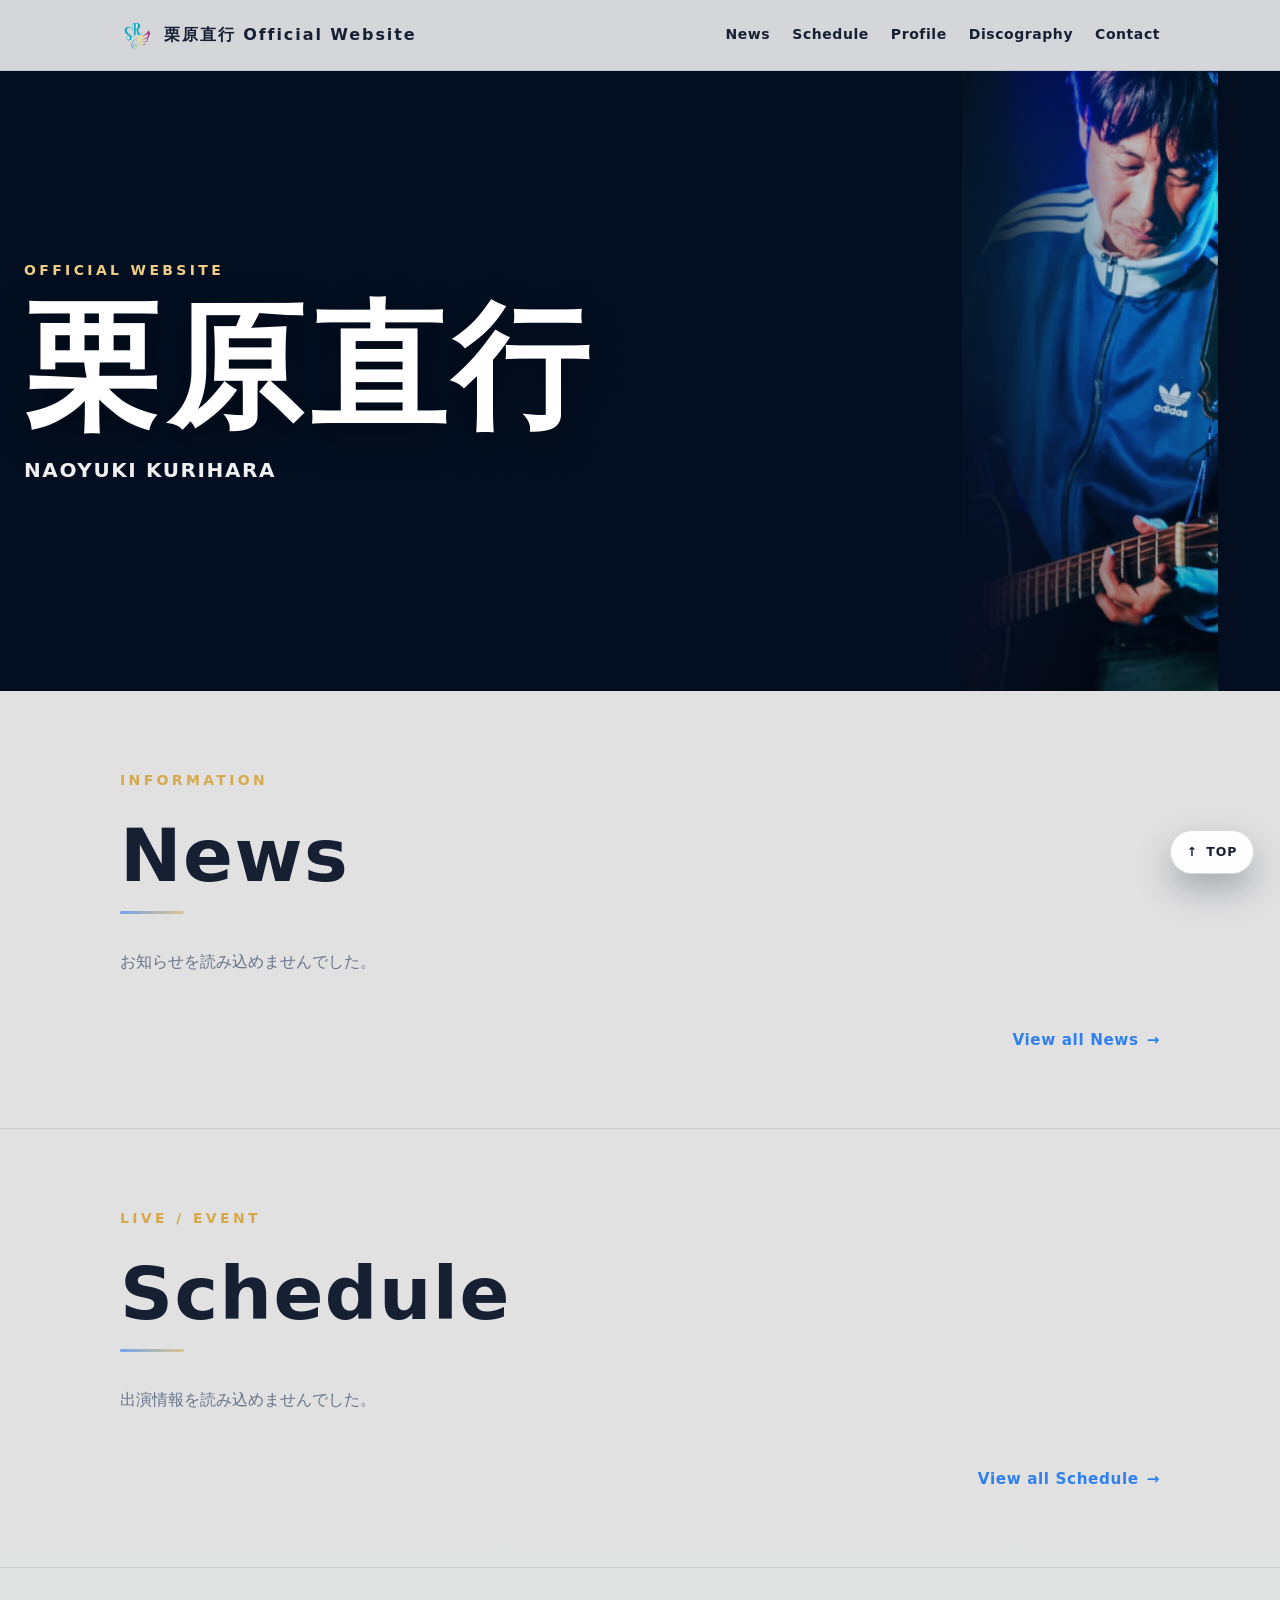
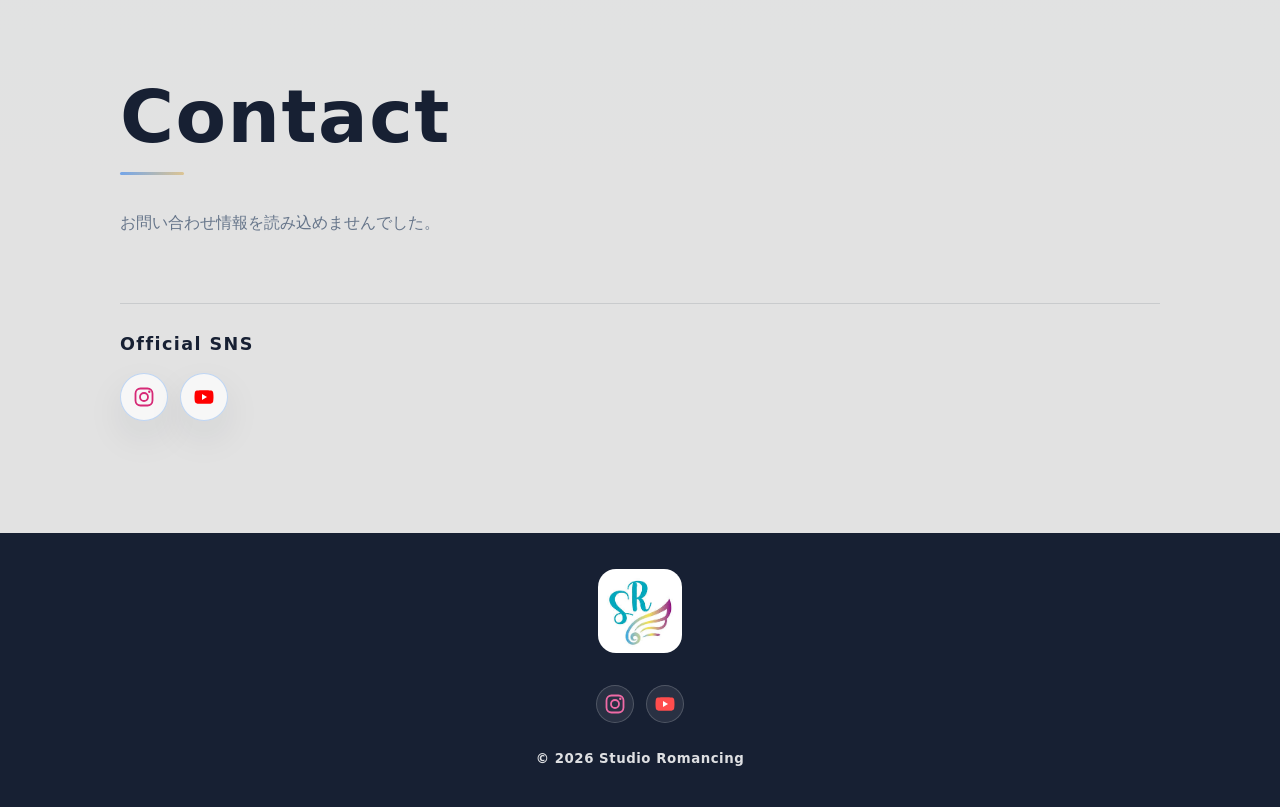
<file: index.html>
<!doctype html>
<html lang="ja">
  <head>
    <meta charset="UTF-8" />
    <meta name="viewport" content="width=device-width, initial-scale=1.0" />

    <title>栗原直行 オフィシャルサイト</title>
    <meta
      name="description"
      content="栗原直行のプロフィール、出演情報、お知らせ、活動実績を掲載するオフィシャルサイトです。"
    />

    <link rel="stylesheet" href="styles.css?v=20260617-4" />
    <script src="script.js?v=20260617-2" defer></script>
  </head>
  <body>
    <header id="top" class="site-header home-site-header">
      <nav class="site-nav" aria-label="メインナビゲーション">
        <div class="container nav-inner">
          <a class="nav-logo" href="#top">
            <img
              class="nav-logo-image"
              src="assets/studio-romancing-logo-transparent.png"
              alt="Studio Romancing"
            />
            <span>栗原直行 Official Website</span>
          </a>
          <div class="nav-links">
            <a href="news.html">News</a>
            <a href="schedule.html">Schedule</a>
            <a href="profile.html">Profile</a>
            <a href="discography.html">Discography</a>
            <a href="#contact">Contact</a>
          </div>
        </div>
      </nav>

      <div class="container header-inner">
        <div class="hero-copy home-hero-copy">
          <div class="hero-text">
            <p id="hero-label" class="eyebrow">Official Website</p>
            <h1 id="artist-name">栗原直行</h1>
            <p class="hero-subtitle">NAOYUKI KURIHARA</p>
          </div>
          <figure class="hero-portrait">
            <img
              src="assets/naoyuki-kurihara-guitar.png"
              alt="栗原直行の演奏写真"
            />
          </figure>
        </div>
      </div>
    </header>

    <main>
      <section id="news" class="section news-section">
        <div class="container section-inner">
          <div class="section-heading">
            <p class="eyebrow">Information</p>
            <h2>News</h2>
          </div>
          <div id="news-list" class="card-list" aria-live="polite">
            <p class="muted">お知らせを読み込んでいます。</p>
          </div>
          <div class="section-action">
            <a class="button-link" href="news.html">View all News</a>
          </div>
        </div>
      </section>

      <section id="schedule" class="section schedule-section">
        <div class="container section-inner">
          <div class="section-heading">
            <p class="eyebrow">Live / Event</p>
            <h2>Schedule</h2>
          </div>
          <div id="schedule-list" class="card-list" aria-live="polite">
            <p class="muted">出演情報を読み込んでいます。</p>
          </div>
          <div class="section-action">
            <a class="button-link" href="schedule.html">View all Schedule</a>
          </div>
        </div>
      </section>

      <section id="contact" class="section contact-section">
        <div class="container section-inner">
          <div class="section-heading">
            <h2>Contact</h2>
          </div>
          <div id="contact-content" class="contact-content" aria-live="polite">
            <p class="muted">お問い合わせ情報を読み込んでいます。</p>
          </div>

          <div class="contact-social" aria-label="Official SNS">
            <h3>Official SNS</h3>
            <div class="sns-link-list">
              <a
                class="sns-link"
                href="https://www.instagram.com/studioromancing/"
                target="_blank"
                rel="noopener noreferrer"
               aria-label="Instagram" title="Instagram">
              <span class="sns-icon" aria-hidden="true">
                <svg viewBox="0 0 24 24" role="img" focusable="false">
                  <rect x="3.5" y="3.5" width="17" height="17" rx="5" fill="none" stroke="currentColor" stroke-width="1.8" />
                  <circle cx="12" cy="12" r="4" fill="none" stroke="currentColor" stroke-width="1.8" />
                  <circle cx="17.3" cy="6.7" r="1.2" fill="currentColor" />
                </svg>
              </span>
              <span class="visually-hidden">Instagram</span>
            </a>
              <a
                class="sns-link"
                href="https://www.youtube.com/@%E6%A0%97%E5%8E%9F%E7%9B%B4%E8%A1%8C"
                target="_blank"
                rel="noopener noreferrer"
               aria-label="YouTube" title="YouTube">
              <span class="sns-icon" aria-hidden="true">
                <svg viewBox="0 0 24 24" role="img" focusable="false">
                  <path d="M21.2 7.7c-.2-1.1-.9-1.9-2-2.1C17.5 5.2 12 5.2 12 5.2s-5.5 0-7.2.4c-1.1.2-1.8 1-2 2.1-.3 1.8-.3 4.3-.3 4.3s0 2.5.3 4.3c.2 1.1.9 1.9 2 2.1 1.7.4 7.2.4 7.2.4s5.5 0 7.2-.4c1.1-.2 1.8-1 2-2.1.3-1.8.3-4.3.3-4.3s0-2.5-.3-4.3Z" fill="currentColor" />
                  <path d="M10 9v6l5-3-5-3Z" fill="#fff" />
                </svg>
              </span>
              <span class="visually-hidden">YouTube</span>
            </a>
            </div>
          </div>
        </div>
      </section>
    </main>

    <footer class="site-footer">
      <div class="container">
        <img
          class="footer-logo"
          src="assets/studio-romancing-logo.jpg"
          alt="Studio Romancing"
        />

        <div class="footer-social-links" aria-label="Official SNS">
          <a
            href="https://www.instagram.com/studioromancing/"
            target="_blank"
            rel="noopener noreferrer"
           aria-label="Instagram" title="Instagram">
              <span class="sns-icon" aria-hidden="true">
                <svg viewBox="0 0 24 24" role="img" focusable="false">
                  <rect x="3.5" y="3.5" width="17" height="17" rx="5" fill="none" stroke="currentColor" stroke-width="1.8" />
                  <circle cx="12" cy="12" r="4" fill="none" stroke="currentColor" stroke-width="1.8" />
                  <circle cx="17.3" cy="6.7" r="1.2" fill="currentColor" />
                </svg>
              </span>
              <span class="visually-hidden">Instagram</span>
            </a>
          <a
            href="https://www.youtube.com/@%E6%A0%97%E5%8E%9F%E7%9B%B4%E8%A1%8C"
            target="_blank"
            rel="noopener noreferrer"
           aria-label="YouTube" title="YouTube">
              <span class="sns-icon" aria-hidden="true">
                <svg viewBox="0 0 24 24" role="img" focusable="false">
                  <path d="M21.2 7.7c-.2-1.1-.9-1.9-2-2.1C17.5 5.2 12 5.2 12 5.2s-5.5 0-7.2.4c-1.1.2-1.8 1-2 2.1-.3 1.8-.3 4.3-.3 4.3s0 2.5.3 4.3c.2 1.1.9 1.9 2 2.1 1.7.4 7.2.4 7.2.4s5.5 0 7.2-.4c1.1-.2 1.8-1 2-2.1.3-1.8.3-4.3.3-4.3s0-2.5-.3-4.3Z" fill="currentColor" />
                  <path d="M10 9v6l5-3-5-3Z" fill="#fff" />
                </svg>
              </span>
              <span class="visually-hidden">YouTube</span>
            </a>
        </div>

        <small id="copyright">&copy; 2026 Studio Romancing</small>
      </div>
    </footer>
    <a class="back-to-top" href="#top" aria-label="ページ上部へ戻る">
      <span aria-hidden="true">↑</span>
      <span class="back-to-top-text">Top</span>
    </a>
  </body>
</html>
</file>
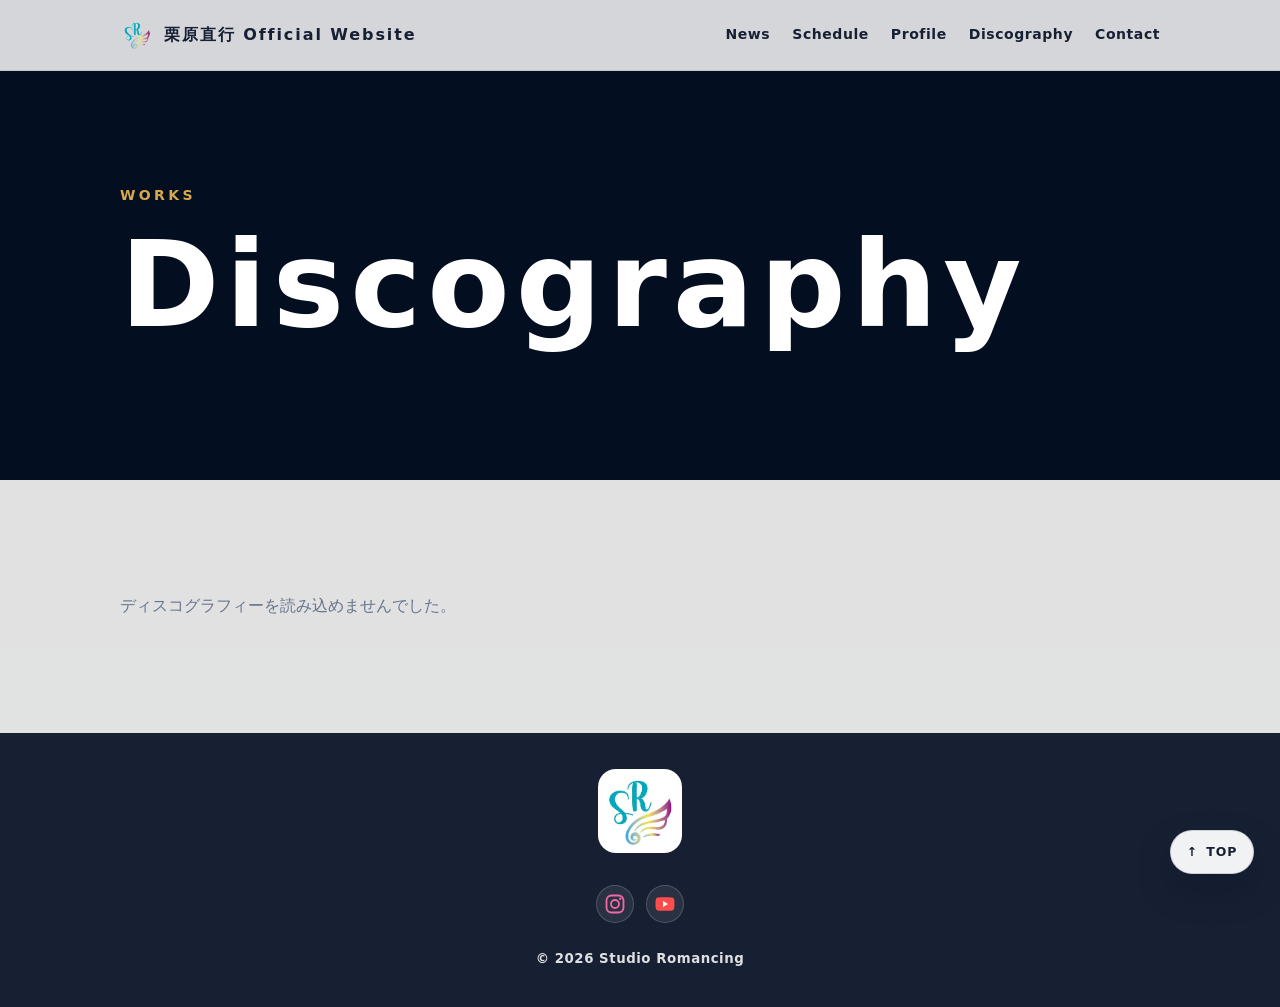
<file: discography.html>
<!doctype html>
<html lang="ja">
  <head>
    <meta charset="UTF-8" />
    <meta name="viewport" content="width=device-width, initial-scale=1.0" />

    <title>Discography | 栗原直行オフィシャルサイト</title>
    <meta
      name="description"
      content="栗原直行のディスコグラフィー、作品情報、配信リンクを掲載しています。"
    />

    <link rel="stylesheet" href="styles.css?v=20260617-4" />
    <script src="script.js?v=20260617-2" defer></script>
  </head>
  <body>
    <header id="top" class="site-header page-header">
      <nav class="site-nav" aria-label="メインナビゲーション">
        <div class="container nav-inner">
          <a class="nav-logo" href="index.html#top">
            <img
              class="nav-logo-image"
              src="assets/studio-romancing-logo-transparent.png"
              alt="Studio Romancing"
            />
            <span>栗原直行 Official Website</span>
          </a>
          <div class="nav-links">
            <a href="news.html">News</a>
            <a href="schedule.html">Schedule</a>
            <a href="profile.html">Profile</a>
            <a href="discography.html">Discography</a>
            <a href="index.html#contact">Contact</a>
          </div>
        </div>
      </nav>

      <div class="container header-inner page-header-inner">
        <div class="hero-copy">
          <p class="eyebrow">Works</p>
          <h1>Discography</h1>
        </div>
      </div>
    </header>

    <main>
      <section class="section discography-section">
        <div class="container section-inner">
          <div id="discography-content" aria-live="polite">
            <p class="muted">ディスコグラフィーを読み込んでいます。</p>
          </div>
        </div>
      </section>
    </main>

    <footer class="site-footer">
      <div class="container">
        <img
          class="footer-logo"
          src="assets/studio-romancing-logo.jpg"
          alt="Studio Romancing"
        />

        <div class="footer-social-links" aria-label="Official SNS">
          <a
            href="https://www.instagram.com/studioromancing/"
            target="_blank"
            rel="noopener noreferrer"
            aria-label="Instagram"
            title="Instagram"
          >
            <span class="sns-icon" aria-hidden="true">
              <svg viewBox="0 0 24 24" role="img" focusable="false">
                <rect
                  x="3.5"
                  y="3.5"
                  width="17"
                  height="17"
                  rx="5"
                  fill="none"
                  stroke="currentColor"
                  stroke-width="1.8"
                />
                <circle
                  cx="12"
                  cy="12"
                  r="4"
                  fill="none"
                  stroke="currentColor"
                  stroke-width="1.8"
                />
                <circle cx="17.3" cy="6.7" r="1.2" fill="currentColor" />
              </svg>
            </span>
            <span class="visually-hidden">Instagram</span>
          </a>
          <a
            href="https://www.youtube.com/@%E6%A0%97%E5%8E%9F%E7%9B%B4%E8%A1%8C"
            target="_blank"
            rel="noopener noreferrer"
            aria-label="YouTube"
            title="YouTube"
          >
            <span class="sns-icon" aria-hidden="true">
              <svg viewBox="0 0 24 24" role="img" focusable="false">
                <path
                  d="M21.2 7.7c-.2-1.1-.9-1.9-2-2.1C17.5 5.2 12 5.2 12 5.2s-5.5 0-7.2.4c-1.1.2-1.8 1-2 2.1-.3 1.8-.3 4.3-.3 4.3s0 2.5.3 4.3c.2 1.1.9 1.9 2 2.1 1.7.4 7.2.4 7.2.4s5.5 0 7.2-.4c1.1-.2 1.8-1 2-2.1.3-1.8.3-4.3.3-4.3s0-2.5-.3-4.3Z"
                  fill="currentColor"
                />
                <path d="M10 9v6l5-3-5-3Z" fill="#fff" />
              </svg>
            </span>
            <span class="visually-hidden">YouTube</span>
          </a>
        </div>

        <small id="copyright">&copy; 2026 Studio Romancing</small>
      </div>
    </footer>
    <a class="back-to-top" href="#top" aria-label="ページ上部へ戻る">
      <span aria-hidden="true">↑</span>
      <span class="back-to-top-text">Top</span>
    </a>
  </body>
</html>
</file>
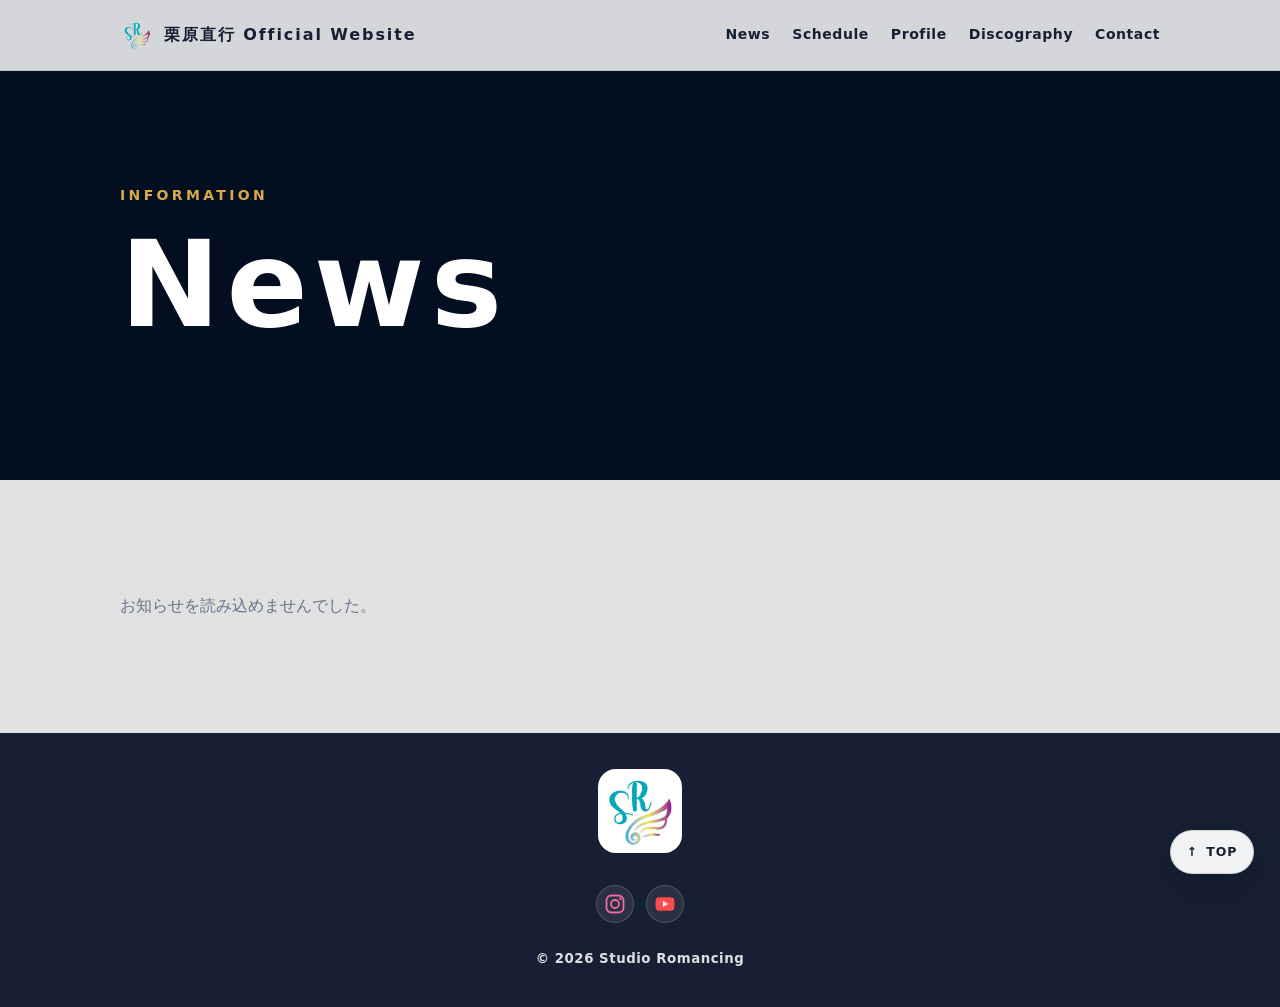
<file: news.html>
<!doctype html>
<html lang="ja">
  <head>
    <meta charset="UTF-8" />
    <meta name="viewport" content="width=device-width, initial-scale=1.0" />

    <title>News | 栗原直行オフィシャルサイト</title>
    <meta
      name="description"
      content="栗原直行のお知らせ、更新情報を掲載しています。"
    />

    <link rel="stylesheet" href="styles.css?v=20260617-4" />
    <script src="script.js?v=20260617-2" defer></script>
  </head>
  <body>
    <header id="top" class="site-header page-header">
      <nav class="site-nav" aria-label="メインナビゲーション">
        <div class="container nav-inner">
          <a class="nav-logo" href="index.html#top">
            <img
              class="nav-logo-image"
              src="assets/studio-romancing-logo-transparent.png"
              alt="Studio Romancing"
            />
            <span>栗原直行 Official Website</span>
          </a>
          <div class="nav-links">
            <a href="news.html">News</a>
            <a href="schedule.html">Schedule</a>
            <a href="profile.html">Profile</a>
            <a href="discography.html">Discography</a>
            <a href="index.html#contact">Contact</a>
          </div>
        </div>
      </nav>

      <div class="container header-inner page-header-inner">
        <div class="hero-copy">
          <p class="eyebrow">Information</p>
          <h1>News</h1>
        </div>
      </div>
    </header>

    <main>
      <section class="section news-section">
        <div class="container section-inner">
          <div id="news-list" class="card-list" aria-live="polite">
            <p class="muted">お知らせを読み込んでいます。</p>
          </div>
        </div>
      </section>
    </main>

    <footer class="site-footer">
      <div class="container">
        <img
          class="footer-logo"
          src="assets/studio-romancing-logo.jpg"
          alt="Studio Romancing"
        />

        <div class="footer-social-links" aria-label="Official SNS">
          <a
            href="https://www.instagram.com/studioromancing/"
            target="_blank"
            rel="noopener noreferrer"
           aria-label="Instagram" title="Instagram">
              <span class="sns-icon" aria-hidden="true">
                <svg viewBox="0 0 24 24" role="img" focusable="false">
                  <rect x="3.5" y="3.5" width="17" height="17" rx="5" fill="none" stroke="currentColor" stroke-width="1.8" />
                  <circle cx="12" cy="12" r="4" fill="none" stroke="currentColor" stroke-width="1.8" />
                  <circle cx="17.3" cy="6.7" r="1.2" fill="currentColor" />
                </svg>
              </span>
              <span class="visually-hidden">Instagram</span>
            </a>
          <a
            href="https://www.youtube.com/@%E6%A0%97%E5%8E%9F%E7%9B%B4%E8%A1%8C"
            target="_blank"
            rel="noopener noreferrer"
           aria-label="YouTube" title="YouTube">
              <span class="sns-icon" aria-hidden="true">
                <svg viewBox="0 0 24 24" role="img" focusable="false">
                  <path d="M21.2 7.7c-.2-1.1-.9-1.9-2-2.1C17.5 5.2 12 5.2 12 5.2s-5.5 0-7.2.4c-1.1.2-1.8 1-2 2.1-.3 1.8-.3 4.3-.3 4.3s0 2.5.3 4.3c.2 1.1.9 1.9 2 2.1 1.7.4 7.2.4 7.2.4s5.5 0 7.2-.4c1.1-.2 1.8-1 2-2.1.3-1.8.3-4.3.3-4.3s0-2.5-.3-4.3Z" fill="currentColor" />
                  <path d="M10 9v6l5-3-5-3Z" fill="#fff" />
                </svg>
              </span>
              <span class="visually-hidden">YouTube</span>
            </a>
        </div>

        <small id="copyright">&copy; 2026 Studio Romancing</small>
      </div>
    </footer>
    <a class="back-to-top" href="#top" aria-label="ページ上部へ戻る">
      <span aria-hidden="true">↑</span>
      <span class="back-to-top-text">Top</span>
    </a>
  </body>
</html>
</file>
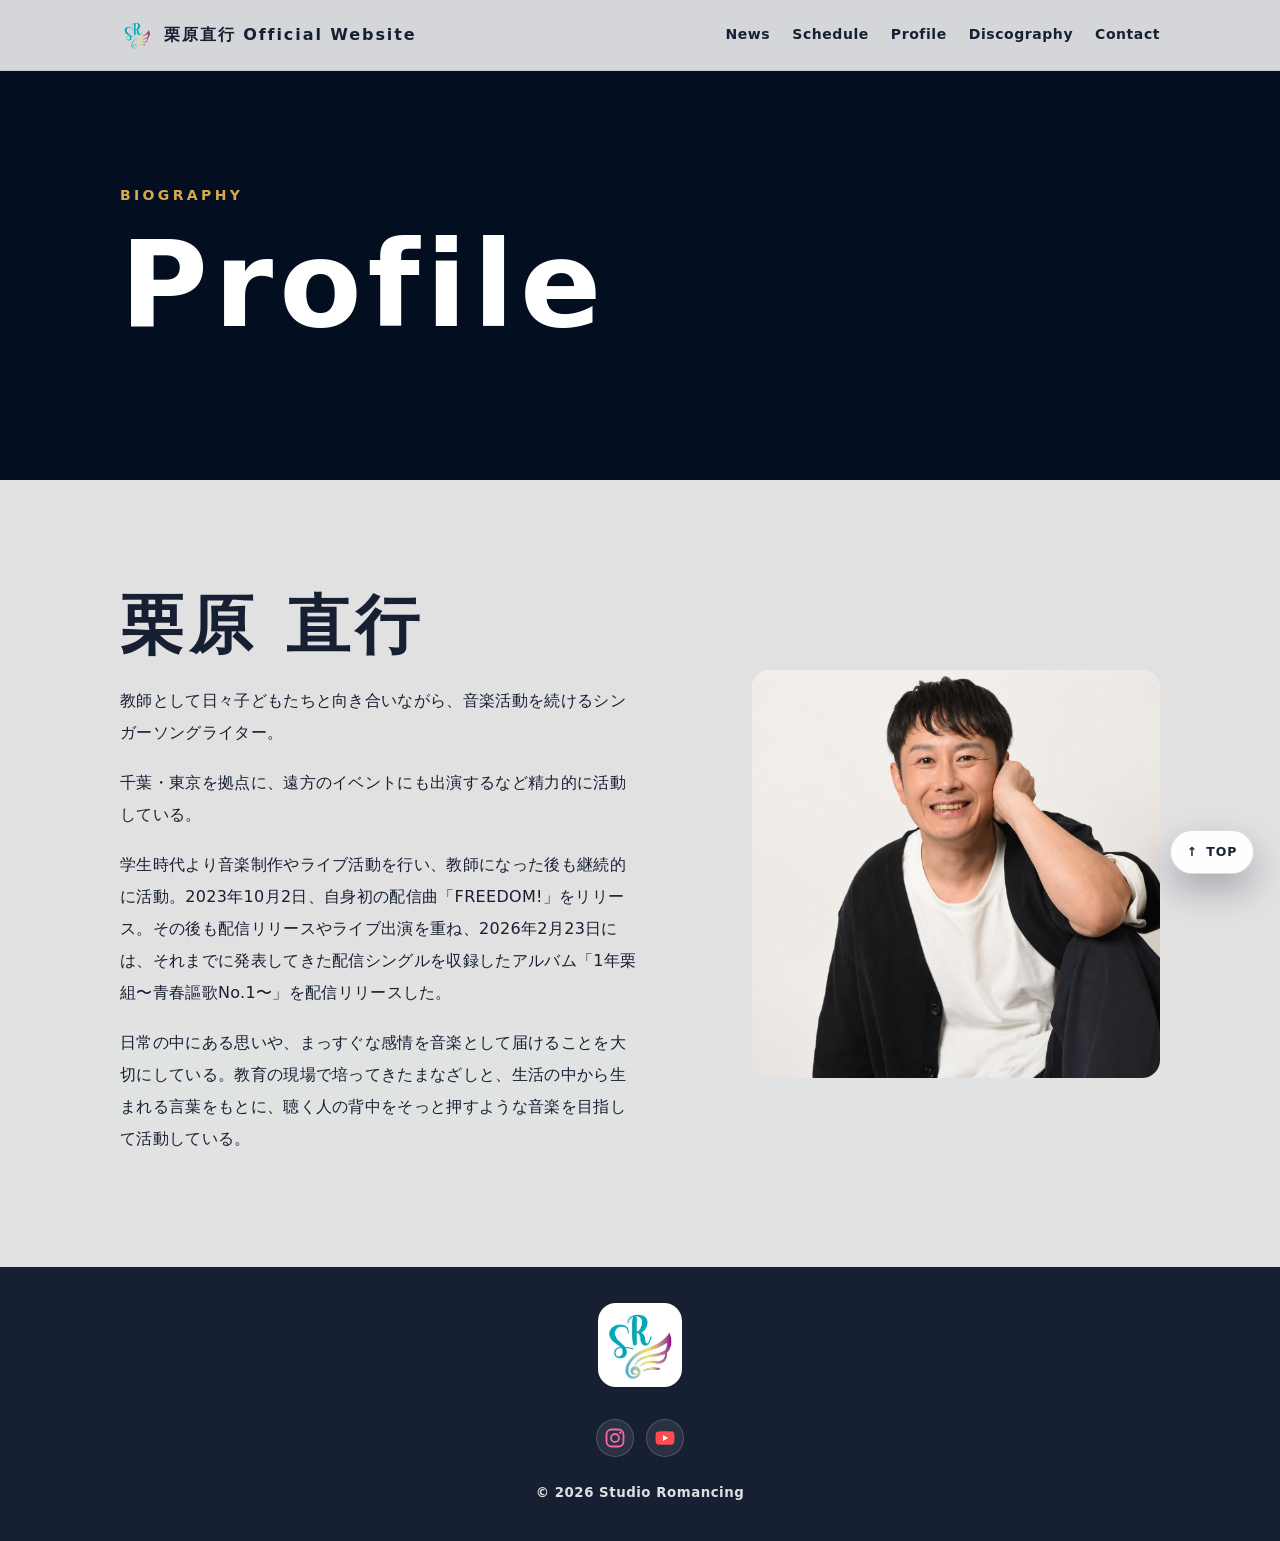
<file: profile.html>
<!doctype html>
<html lang="ja">
  <head>
    <meta charset="UTF-8" />
    <meta name="viewport" content="width=device-width, initial-scale=1.0" />

    <title>Profile | 栗原直行オフィシャルサイト</title>
    <meta
      name="description"
      content="栗原直行のプロフィールを掲載するオフィシャルサイトのプロフィールページです。"
    />

    <link rel="stylesheet" href="styles.css?v=20260617-4" />
    <script src="script.js?v=20260617-2" defer></script>
  </head>
  <body>
    <header id="top" class="site-header page-header">
      <nav class="site-nav" aria-label="メインナビゲーション">
        <div class="container nav-inner">
          <a class="nav-logo" href="index.html#top">
            <img
              class="nav-logo-image"
              src="assets/studio-romancing-logo-transparent.png"
              alt="Studio Romancing"
            />
            <span>栗原直行 Official Website</span>
          </a>
          <div class="nav-links">
            <a href="news.html">News</a>
            <a href="schedule.html">Schedule</a>
            <a href="profile.html">Profile</a>
            <a href="discography.html">Discography</a>
            <a href="index.html#contact">Contact</a>
          </div>
        </div>
      </nav>

      <div class="container header-inner page-header-inner">
        <div class="hero-copy">
          <p class="eyebrow">Biography</p>
          <h1>Profile</h1>
        </div>
      </div>
    </header>

    <main>
      <section class="section profile-section">
        <div class="container section-inner">
          <div class="profile-page-layout">
            <div class="profile-page-copy">
              <div class="profile-static-content">
                <h2 class="profile-name">栗原 直行</h2>

                <p class="profile-text">
                  教師として日々子どもたちと向き合いながら、音楽活動を続けるシンガーソングライター。
                </p>

                <p class="profile-text">
                  千葉・東京を拠点に、遠方のイベントにも出演するなど精力的に活動している。
                </p>

                <p class="profile-text">
                  学生時代より音楽制作やライブ活動を行い、教師になった後も継続的に活動。2023年10月2日、自身初の配信曲「FREEDOM!」をリリース。その後も配信リリースやライブ出演を重ね、2026年2月23日には、それまでに発表してきた配信シングルを収録したアルバム「1年栗組〜青春謳歌No.1〜」を配信リリースした。
                </p>

                <p class="profile-text">
                  日常の中にある思いや、まっすぐな感情を音楽として届けることを大切にしている。教育の現場で培ってきたまなざしと、生活の中から生まれる言葉をもとに、聴く人の背中をそっと押すような音楽を目指して活動している。
                </p>
              </div>
            </div>

            <figure class="profile-photo">
              <img
                src="assets/naoyuki-kurihara-artist-image.png"
                alt="栗原直行のアーティスト写真"
              />
            </figure>
          </div>
        </div>
      </section>
    </main>

    <footer class="site-footer">
      <div class="container">
        <img
          class="footer-logo"
          src="assets/studio-romancing-logo.jpg"
          alt="Studio Romancing"
        />

        <div class="footer-social-links" aria-label="Official SNS">
          <a
            href="https://www.instagram.com/studioromancing/"
            target="_blank"
            rel="noopener noreferrer"
           aria-label="Instagram" title="Instagram">
              <span class="sns-icon" aria-hidden="true">
                <svg viewBox="0 0 24 24" role="img" focusable="false">
                  <rect x="3.5" y="3.5" width="17" height="17" rx="5" fill="none" stroke="currentColor" stroke-width="1.8" />
                  <circle cx="12" cy="12" r="4" fill="none" stroke="currentColor" stroke-width="1.8" />
                  <circle cx="17.3" cy="6.7" r="1.2" fill="currentColor" />
                </svg>
              </span>
              <span class="visually-hidden">Instagram</span>
            </a>
          <a
            href="https://www.youtube.com/@%E6%A0%97%E5%8E%9F%E7%9B%B4%E8%A1%8C"
            target="_blank"
            rel="noopener noreferrer"
           aria-label="YouTube" title="YouTube">
              <span class="sns-icon" aria-hidden="true">
                <svg viewBox="0 0 24 24" role="img" focusable="false">
                  <path d="M21.2 7.7c-.2-1.1-.9-1.9-2-2.1C17.5 5.2 12 5.2 12 5.2s-5.5 0-7.2.4c-1.1.2-1.8 1-2 2.1-.3 1.8-.3 4.3-.3 4.3s0 2.5.3 4.3c.2 1.1.9 1.9 2 2.1 1.7.4 7.2.4 7.2.4s5.5 0 7.2-.4c1.1-.2 1.8-1 2-2.1.3-1.8.3-4.3.3-4.3s0-2.5-.3-4.3Z" fill="currentColor" />
                  <path d="M10 9v6l5-3-5-3Z" fill="#fff" />
                </svg>
              </span>
              <span class="visually-hidden">YouTube</span>
            </a>
        </div>

        <small id="copyright">&copy; 2026 Studio Romancing</small>
      </div>
    </footer>
    <a class="back-to-top" href="#top" aria-label="ページ上部へ戻る">
      <span aria-hidden="true">↑</span>
      <span class="back-to-top-text">Top</span>
    </a>
  </body>
</html>
</file>
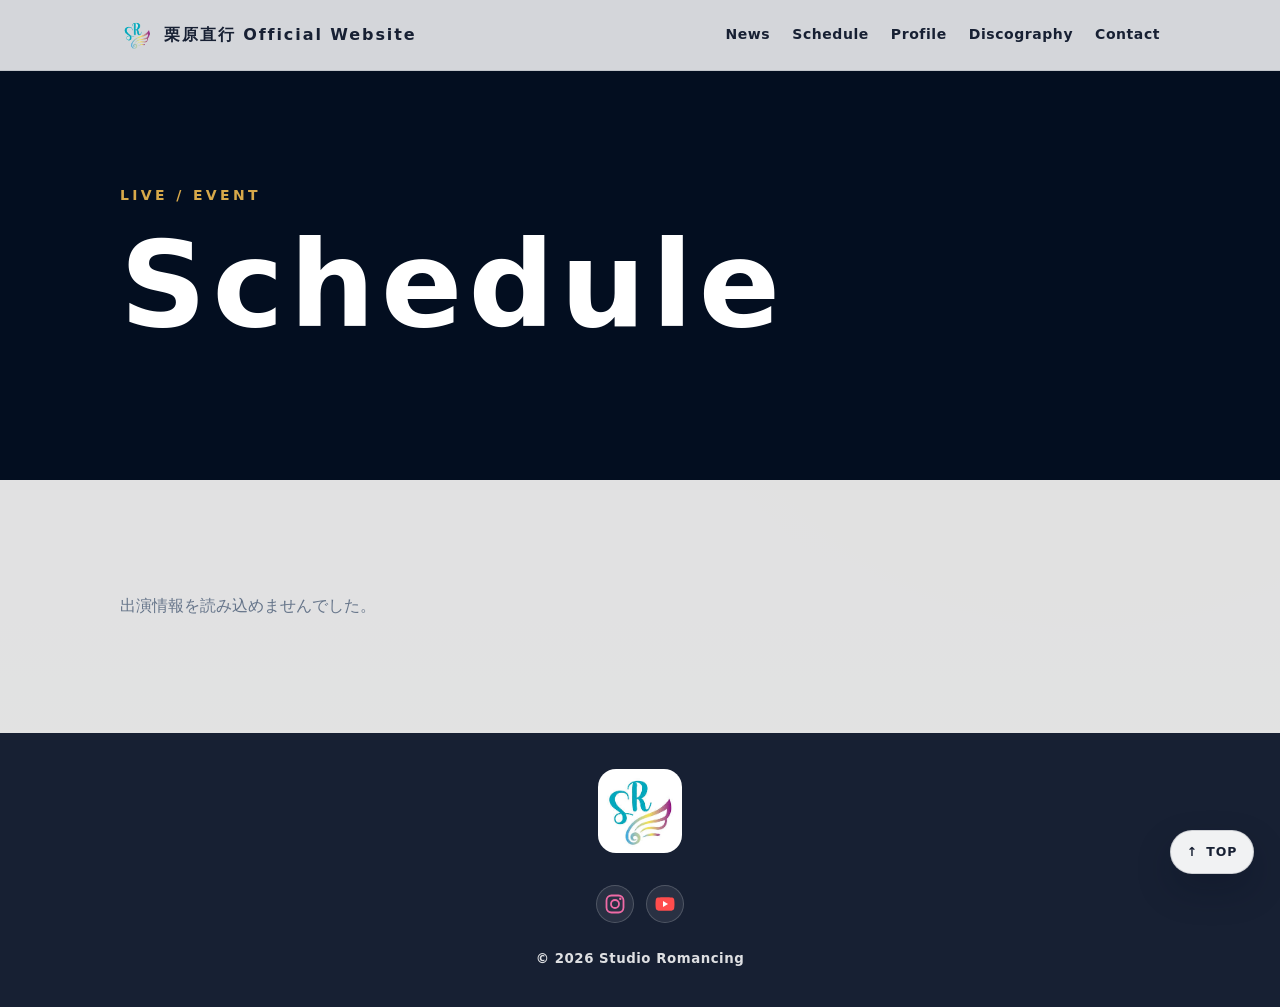
<file: schedule.html>
<!doctype html>
<html lang="ja">
  <head>
    <meta charset="UTF-8" />
    <meta name="viewport" content="width=device-width, initial-scale=1.0" />

    <title>Schedule | 栗原直行オフィシャルサイト</title>
    <meta
      name="description"
      content="栗原直行の出演情報、ライブ、イベントスケジュールを掲載しています。"
    />

    <link rel="stylesheet" href="styles.css?v=20260617-4" />
    <script src="script.js?v=20260617-2" defer></script>
  </head>
  <body>
    <header id="top" class="site-header page-header">
      <nav class="site-nav" aria-label="メインナビゲーション">
        <div class="container nav-inner">
          <a class="nav-logo" href="index.html#top">
            <img
              class="nav-logo-image"
              src="assets/studio-romancing-logo-transparent.png"
              alt="Studio Romancing"
            />
            <span>栗原直行 Official Website</span>
          </a>
          <div class="nav-links">
            <a href="news.html">News</a>
            <a href="schedule.html">Schedule</a>
            <a href="profile.html">Profile</a>
            <a href="discography.html">Discography</a>
            <a href="index.html#contact">Contact</a>
          </div>
        </div>
      </nav>

      <div class="container header-inner page-header-inner">
        <div class="hero-copy">
          <p class="eyebrow">Live / Event</p>
          <h1>Schedule</h1>
        </div>
      </div>
    </header>

    <main>
      <section class="section schedule-section">
        <div class="container section-inner">
          <div id="schedule-list" class="card-list" aria-live="polite">
            <p class="muted">出演情報を読み込んでいます。</p>
          </div>
        </div>
      </section>
    </main>

    <footer class="site-footer">
      <div class="container">
        <img
          class="footer-logo"
          src="assets/studio-romancing-logo.jpg"
          alt="Studio Romancing"
        />

        <div class="footer-social-links" aria-label="Official SNS">
          <a
            href="https://www.instagram.com/studioromancing/"
            target="_blank"
            rel="noopener noreferrer"
           aria-label="Instagram" title="Instagram">
              <span class="sns-icon" aria-hidden="true">
                <svg viewBox="0 0 24 24" role="img" focusable="false">
                  <rect x="3.5" y="3.5" width="17" height="17" rx="5" fill="none" stroke="currentColor" stroke-width="1.8" />
                  <circle cx="12" cy="12" r="4" fill="none" stroke="currentColor" stroke-width="1.8" />
                  <circle cx="17.3" cy="6.7" r="1.2" fill="currentColor" />
                </svg>
              </span>
              <span class="visually-hidden">Instagram</span>
            </a>
          <a
            href="https://www.youtube.com/@%E6%A0%97%E5%8E%9F%E7%9B%B4%E8%A1%8C"
            target="_blank"
            rel="noopener noreferrer"
           aria-label="YouTube" title="YouTube">
              <span class="sns-icon" aria-hidden="true">
                <svg viewBox="0 0 24 24" role="img" focusable="false">
                  <path d="M21.2 7.7c-.2-1.1-.9-1.9-2-2.1C17.5 5.2 12 5.2 12 5.2s-5.5 0-7.2.4c-1.1.2-1.8 1-2 2.1-.3 1.8-.3 4.3-.3 4.3s0 2.5.3 4.3c.2 1.1.9 1.9 2 2.1 1.7.4 7.2.4 7.2.4s5.5 0 7.2-.4c1.1-.2 1.8-1 2-2.1.3-1.8.3-4.3.3-4.3s0-2.5-.3-4.3Z" fill="currentColor" />
                  <path d="M10 9v6l5-3-5-3Z" fill="#fff" />
                </svg>
              </span>
              <span class="visually-hidden">YouTube</span>
            </a>
        </div>

        <small id="copyright">&copy; 2026 Studio Romancing</small>
      </div>
    </footer>
    <a class="back-to-top" href="#top" aria-label="ページ上部へ戻る">
      <span aria-hidden="true">↑</span>
      <span class="back-to-top-text">Top</span>
    </a>
  </body>
</html>
</file>
<file: styles.css>
:root {
  --color-bg: #f4f6fb;
  --color-paper: #ffffff;
  --color-paper-soft: #fbf4e6;
  --color-ink: #172033;
  --color-text: #253247;
  --color-muted: #66758a;
  --color-line: #d9e0ea;
  --color-blue: #2f80ed;
  --color-blue-soft: #e8f3ff;
  --color-gold: #d8a94a;
  --color-gold-soft: #fff3d4;
  --color-footer: #172033;
  --shadow-card: 0 18px 48px rgba(23, 32, 51, 0.08);
  --shadow-soft: 0 16px 38px rgba(23, 32, 51, 0.08);
}

* {
  box-sizing: border-box;
}

html {
  font-family:
    system-ui,
    -apple-system,
    BlinkMacSystemFont,
    "Segoe UI",
    sans-serif;
  color: var(--color-text);
  background: var(--color-bg);
  scroll-behavior: smooth;
}

body {
  margin: 0;
  line-height: 1.8;
  background:
    radial-gradient(
      circle at top left,
      rgba(47, 128, 237, 0.16),
      transparent 34rem
    ),
    radial-gradient(
      circle at 85% 18%,
      rgba(216, 169, 74, 0.18),
      transparent 30rem
    ),
    linear-gradient(180deg, #ffffff 0%, var(--color-bg) 42%, #ffffff 100%);
}

p {
  margin: 0;
}

a {
  color: inherit;
}

.container {
  width: min(100% - 32px, 1040px);
  margin: 0 auto;
}

.site-header {
  position: relative;
  min-height: 620px;
  padding: 0;
  color: var(--color-ink);
  background:
    linear-gradient(
      135deg,
      rgba(255, 255, 255, 0.94),
      rgba(232, 243, 255, 0.78)
    ),
    radial-gradient(
      circle at 18% 22%,
      rgba(47, 128, 237, 0.18),
      transparent 26rem
    ),
    radial-gradient(
      circle at 82% 68%,
      rgba(216, 169, 74, 0.2),
      transparent 30rem
    );
  overflow: hidden;
}

.site-header::after {
  content: "";
  position: absolute;
  right: -120px;
  bottom: -160px;
  width: 420px;
  height: 420px;
  border-radius: 50%;
  background: rgba(47, 128, 237, 0.08);
  pointer-events: none;
}

.site-nav {
  position: sticky;
  top: 0;
  z-index: 20;
  padding: 18px 0;
  background: #d4d6da;
  border-bottom: 1px solid rgba(23, 32, 51, 0.1);
}

.nav-inner {
  display: flex;
  align-items: center;
  justify-content: space-between;
  gap: 24px;
}

.nav-logo {
  display: inline-flex;
  align-items: center;
  gap: 10px;
  color: var(--color-ink);
  font-weight: 800;
  text-decoration: none;
  letter-spacing: 0.12em;
}

.nav-links {
  display: flex;
  align-items: center;
  gap: 22px;
  flex-wrap: wrap;
}

.nav-links a {
  position: relative;
  color: var(--color-ink);
  font-size: 0.875rem;
  font-weight: 700;
  letter-spacing: 0.04em;
  text-decoration: none;
}

.nav-links a::after {
  content: "";
  position: absolute;
  left: 0;
  bottom: -7px;
  width: 0;
  height: 2px;
  background: linear-gradient(90deg, var(--color-blue), var(--color-gold));
  transition: width 0.2s ease;
}

.nav-links a:hover::after,
.nav-links a:focus-visible::after {
  width: 100%;
}

.header-inner {
  position: relative;
  z-index: 1;
  min-height: 540px;
  display: flex;
  align-items: center;
}

.hero-copy {
  max-width: 820px;
  padding: 72px 0 88px;
}

.eyebrow {
  margin: 0 0 18px;
  font-size: 0.875rem;
  font-weight: 800;
  letter-spacing: 0.24em;
  text-transform: uppercase;
  color: var(--color-gold);
}

h1 {
  margin: 0;
  color: var(--color-ink);
  font-size: clamp(4rem, 11vw, 8.5rem);
  font-weight: 900;
  line-height: 0.98;
  letter-spacing: 0.05em;
}

.hero-subtitle {
  margin-top: 18px;
  color: var(--color-ink);
  font-size: clamp(0.9rem, 2vw, 1.25rem);
  font-weight: 800;
  letter-spacing: 0.08em;
}

.lead {
  margin: 28px 0 0;
  max-width: 640px;
  color: var(--color-text);
  font-size: clamp(1rem, 2vw, 1.2rem);
}

.section {
  padding: clamp(72px, 9vw, 112px) 0;
}

.section + .section {
  border-top: 1px solid rgba(23, 32, 51, 0.1);
}

.section-inner {
  display: grid;
  gap: 34px;
}

.section-heading {
  display: grid;
  gap: 8px;
}

.section-heading::after {
  content: "";
  display: block;
  width: 64px;
  height: 3px;
  margin-top: 10px;
  border-radius: 999px;
  background: linear-gradient(
    90deg,
    rgba(47, 128, 237, 0.62),
    rgba(216, 169, 74, 0.52)
  );
}

.section-kicker {
  color: #2f6fd6;
  font-size: 0.875rem;
  font-weight: 800;
  letter-spacing: 0.1em;
}

h2 {
  margin: 0;
  color: var(--color-ink);
  font-size: clamp(2.4rem, 6vw, 4.6rem);
  font-weight: 900;
  line-height: 1;
  letter-spacing: 0.02em;
}

h3 {
  margin: 4px 0 8px;
  color: var(--color-ink);
  font-size: 1.25rem;
  line-height: 1.4;
}

.news-section,
.schedule-section {
  background: #e0e0e0eb;
}

.profile-section {
  background: #e0e0e0eb;
}

.contact-section {
  background: #f8fafc;
}

.home-site-header + main .profile-section,
.home-site-header + main .contact-section {
  background: #e0e0e0eb;
}

.home-site-header + main .news-section,
.home-site-header + main .schedule-section {
  padding-top: clamp(52px, 6vw, 80px);
  padding-bottom: clamp(52px, 6vw, 80px);
}

.card-list {
  display: grid;
  gap: 18px;
}

.card {
  padding: clamp(22px, 4vw, 32px);
  border: 1px solid rgba(23, 32, 51, 0.12);
  border-radius: 22px;
  background: #ffffff;
  box-shadow: var(--shadow-soft);
}

.card-meta {
  display: flex;
  align-items: center;
  gap: 12px;
  margin-bottom: 8px;
  flex-wrap: wrap;
}

.date {
  color: var(--color-muted);
  font-size: 1.2rem;
  font-weight: 700;
  letter-spacing: 0.04em;
}

.tag {
  display: inline-flex;
  align-items: center;
  min-height: 26px;
  padding: 3px 12px;
  border: 1px solid rgba(47, 128, 237, 0.2);
  border-radius: 999px;
  font-size: 0.8125rem;
  line-height: 1.4;
  color: var(--color-blue);
  background: var(--color-blue-soft);
}

.card-link {
  margin-top: 16px;
}

.card-link a {
  color: var(--color-blue);
  font-weight: 800;
  text-decoration: underline;
  text-decoration-thickness: 2px;
  text-underline-offset: 5px;
}

.muted {
  color: var(--color-muted);
}

.schedule-detail {
  color: var(--color-muted);
  font-size: 0.9375rem;
}

.profile-content,
.contact-content {
  display: grid;
  gap: 20px;
}

.profile-block,
.contact-block {
  max-width: 780px;
}

.profile-block p,
.contact-block p {
  color: var(--color-text);
}

.section-action {
  margin-top: 4px;
}

.button-link {
  display: inline-flex;
  align-items: center;
  justify-content: center;
  min-height: 48px;
  padding: 10px 20px;
  border: 1px solid rgba(47, 128, 237, 0.28);
  border-radius: 999px;
  color: var(--color-blue);
  background: #ffffff;
  box-shadow: var(--shadow-soft);
  font-weight: 800;
  text-decoration: none;
}

.button-link:hover,
.button-link:focus-visible {
  border-color: var(--color-blue);
  background: var(--color-blue-soft);
}

.site-footer {
  padding: 36px 0;
  background: var(--color-footer);
  color: #ffffff;
}

.site-footer small {
  color: rgba(255, 255, 255, 0.86);
  font-weight: 700;
  letter-spacing: 0.04em;
}

@media (max-width: 760px) {
  .site-header {
    min-height: 560px;
  }

  .nav-inner {
    align-items: flex-start;
    flex-direction: column;
  }

  .nav-links {
    gap: 12px 16px;
  }

  .header-inner {
    min-height: 460px;
  }

  .hero-copy {
    padding: 56px 0 72px;
  }

  .section {
    padding: 64px 0;
  }

  .card {
    border-radius: 18px;
  }
}

@media (max-width: 420px) {
  .container {
    width: min(100% - 24px, 1040px);
  }

  .nav-links a {
    font-size: 0.8125rem;
  }

  h1 {
    font-size: clamp(3.2rem, 18vw, 5rem);
  }
}

.page-header {
  min-height: 480px;
  color: #ffffff;
  background: #030e20;
}

.page-header::after {
  display: none;
}

.page-header-inner {
  min-height: 400px;
}

.page-header h1 {
  color: #ffffff;
  font-size: clamp(4rem, 10vw, 7.5rem);
}

.page-header .hero-subtitle {
  color: rgba(255, 255, 255, 0.94);
}

.page-header .lead {
  color: rgba(255, 255, 255, 0.86);
}

@media (max-width: 760px) {
  .page-header {
    min-height: 420px;
  }

  .page-header-inner {
    min-height: 340px;
  }
}

.site-footer .container {
  display: grid;
  justify-items: center;
  gap: 14px;
  text-align: center;
}

.footer-logo {
  width: 84px;
  height: auto;
  display: block;
  border-radius: 18px;
}

@media (max-width: 760px) {
  .footer-logo {
    width: 72px;
  }
}

.nav-logo-image {
  width: 34px;
  height: 34px;
  display: block;
  border-radius: 8px;
  object-fit: cover;
}

@media (max-width: 760px) {
  .nav-logo-image {
    width: 30px;
    height: 30px;
  }
}

/* Home hero artist photo */
.home-site-header {
  background: #030e20;
}

.home-site-header::after {
  display: none;
}

.home-site-header .header-inner {
  width: min(100% - 48px, 1280px);
}

.home-hero-copy {
  position: relative;
  width: 100%;
  max-width: none;
  min-height: 620px;
  padding: 72px 0 88px;
  display: grid;
  grid-template-columns: minmax(420px, 0.78fr) minmax(460px, 1fr);
  align-items: center;
  gap: clamp(36px, 5vw, 80px);
}

.hero-text {
  position: relative;
  z-index: 4;
  max-width: 720px;
}

.home-hero-copy .eyebrow {
  color: rgba(255, 218, 138, 0.94);
}

.home-hero-copy #artist-name {
  color: #ffffff;
  white-space: nowrap;
  text-shadow: 0 12px 36px rgba(0, 0, 0, 0.38);
}

.home-hero-copy .hero-subtitle {
  color: rgba(255, 255, 255, 0.94);
}

.hero-portrait {
  position: absolute;
  z-index: 1;
  top: 0;
  right: min(3vw, 48px);
  bottom: 0;
  width: min(20vw, 400px);
  margin: 0;
  overflow: hidden;
  background: linear-gradient(
    90deg,
    #050b18 0%,
    #06183a 40%,
    #071f55 68%,
    #020713 100%
  );
}

.hero-portrait::before {
  content: "";
  position: absolute;
  inset: 0;
  z-index: 2;
  background:
    linear-gradient(
      90deg,
      #050b18 0%,
      rgba(5, 11, 24, 0.92) 16%,
      rgba(5, 11, 24, 0.58) 34%,
      rgba(5, 11, 24, 0.16) 58%,
      rgba(5, 11, 24, 0.06) 100%
    ),
    linear-gradient(
      180deg,
      rgba(5, 11, 24, 0.02) 0%,
      rgba(5, 11, 24, 0.08) 58%,
      rgba(5, 11, 24, 0.28) 100%
    );
  pointer-events: none;
}

.hero-portrait::after {
  content: "";
  position: absolute;
  inset: 0;
  z-index: 3;
  background:
    radial-gradient(
      circle at 62% 24%,
      rgba(0, 198, 255, 0.12),
      transparent 18rem
    ),
    radial-gradient(
      circle at 48% 58%,
      rgba(0, 70, 190, 0.12),
      transparent 24rem
    );
  pointer-events: none;
}

.hero-portrait img {
  display: block;
  width: 100%;
  height: 100%;
  object-fit: cover;
  object-position: center 34%;
  border: 0;
  border-radius: 0;
  box-shadow: none;
  transform: none;
}

@media (max-width: 1100px) {
  .home-hero-copy {
    grid-template-columns: minmax(0, 1fr) minmax(360px, 0.86fr);
  }

  .home-hero-copy #artist-name {
    white-space: normal;
  }

  .hero-portrait {
    right: 24px;
    width: min(24vw, 360px);
  }

  .hero-portrait img {
    object-position: center 34%;
  }
}

@media (max-width: 900px) {
  .home-site-header {
    background: #030e20;
  }

  .home-site-header .header-inner {
    width: min(100% - 32px, 1040px);
  }

  .home-hero-copy {
    min-height: auto;
    grid-template-columns: 1fr;
    padding: 56px 0 72px;
  }

  .hero-portrait {
    position: relative;
    right: auto;
    width: 100%;
    height: auto;
    margin-top: 28px;
  }

  .hero-portrait::before {
    background: linear-gradient(
      180deg,
      rgba(5, 11, 24, 0.04) 0%,
      rgba(5, 11, 24, 0.18) 100%
    );
  }

  .hero-portrait img {
    aspect-ratio: 4 / 5;
    height: auto;
    object-fit: cover;
    object-position: center top;
  }
}

@media (max-width: 420px) {
  .hero-portrait img {
    aspect-ratio: 3 / 4;
  }
}

/* Discography */
.discography-section {
  background: #e0e0e0eb;
}

.discography-filter {
  display: flex;
  align-items: center;
  gap: 12px 18px;
  flex-wrap: wrap;
  margin-bottom: 34px;
}

.discography-filter-link {
  color: var(--color-ink);
  font-size: 0.875rem;
  font-weight: 800;
  letter-spacing: 0.08em;
  text-decoration: none;
  text-transform: uppercase;
  opacity: 0.62;
}

.discography-filter-link:hover,
.discography-filter-link:focus-visible,
.discography-filter-link.is-active {
  opacity: 1;
  text-decoration: underline;
  text-decoration-thickness: 2px;
  text-underline-offset: 7px;
}

.discography-grid {
  display: grid;
  grid-template-columns: repeat(auto-fill, 180px);
  justify-content: center;
  gap: 28px 30px;
}

.discography-card {
  display: grid;
  width: 180px;
  gap: 12px;
  color: inherit;
  text-decoration: none;
}

.discography-card:hover h3,
.discography-card:focus-visible h3 {
  text-decoration: underline;
  text-decoration-thickness: 2px;
  text-underline-offset: 5px;
}

.discography-cover,
.discography-detail-cover {
  position: relative;
  display: grid;
  place-items: center;
  aspect-ratio: 1 / 1;
  overflow: hidden;
  background: #ffffff;
  border: 1px solid rgba(23, 32, 51, 0.1);
  box-shadow: var(--shadow-soft);
}

.discography-cover img,
.discography-detail-cover img {
  display: block;
  width: 100%;
  height: 100%;
  object-fit: cover;
}

.discography-no-image {
  display: grid;
  place-items: center;
  width: 100%;
  height: 100%;
  color: var(--color-muted);
  font-size: 0.875rem;
  font-weight: 800;
  letter-spacing: 0.12em;
  text-transform: uppercase;
  background: linear-gradient(
    135deg,
    rgba(255, 255, 255, 0.94),
    rgba(232, 236, 242, 0.78)
  );
}

.discography-card-body {
  display: grid;
  gap: 4px;
  text-align: center;
}

.discography-card-body h3 {
  margin: 0;
  font-size: 1rem;
}

.discography-card-meta,
.discography-card-date,
.discography-card-subtitle,
.discography-detail-subtitle {
  margin: 0;
  color: var(--color-muted);
  font-size: 0.875rem;
  font-weight: 700;
  letter-spacing: 0.04em;
}

.discography-detail {
  display: grid;
  grid-template-columns: minmax(160px, 220px) minmax(0, 1fr);
  gap: clamp(28px, 5vw, 56px);
  align-items: start;
}

.discography-detail-cover {
  width: 100%;
  max-width: 220px;
}

.discography-detail-body {
  display: grid;
  gap: 18px;
}

.discography-detail-body h2 {
  font-size: clamp(2rem, 5vw, 3.8rem);
}

.discography-back-link {
  margin: 0 0 28px;
}

.discography-services {
  display: grid;
  gap: 14px;
  margin-top: 12px;
}

.discography-service-list {
  display: grid;
  gap: 10px;
  max-width: 680px;
}

.discography-service-link {
  display: flex;
  align-items: center;
  justify-content: space-between;
  gap: 18px;
  min-height: 58px;
  padding: 12px 16px;
  border: 1px solid rgba(23, 32, 51, 0.12);
  border-radius: 14px;
  background: #ffffff;
  color: var(--color-ink);
  text-decoration: none;
  box-shadow: var(--shadow-soft);
}

.discography-service-link strong {
  display: inline-flex;
  align-items: center;
  justify-content: center;
  min-width: 72px;
  min-height: 34px;
  padding: 6px 12px;
  border-radius: 999px;
  color: var(--color-blue);
  background: var(--color-blue-soft);
  font-size: 0.8125rem;
}

.discography-service-link:hover,
.discography-service-link:focus-visible {
  border-color: rgba(47, 128, 237, 0.42);
}

@media (max-width: 760px) {
  .discography-grid {
    grid-template-columns: repeat(auto-fill, 150px);
    gap: 24px 18px;
  }

  .discography-card {
    width: 150px;
  }

  .discography-detail {
    grid-template-columns: 1fr;
  }

  .discography-service-link {
    align-items: flex-start;
    flex-direction: column;
  }
}

/* Profile page */
.profile-page-layout {
  display: grid;
  grid-template-columns: minmax(440px, 680px) minmax(280px, 460px);
  gap: clamp(32px, 5vw, 64px);
  align-items: center;
}

.profile-photo {
  justify-self: end;
  margin: 0;
  width: min(100%, 460px);
}

.profile-photo img {
  display: block;
  width: 100%;
  height: auto;
  object-fit: contain;
  border-radius: 18px;
  background: #ffffff;
}

.profile-page-copy {
  display: grid;
  max-width: 520px;
  gap: 24px;
  align-content: center;
}

.profile-page-copy .profile-content {
  display: grid;
  gap: 18px;
}

@media (max-width: 760px) {
  .profile-page-layout {
    grid-template-columns: 1fr;
  }

  .profile-photo {
    justify-self: start;
    width: min(100%, 420px);
  }
}

.profile-static-content {
  display: grid;
  gap: 18px;
}

.profile-name {
  margin: 0 0 8px;
  color: var(--color-ink);
  font-size: clamp(2.4rem, 5vw, 4.2rem);
  line-height: 1.05;
  letter-spacing: 0.08em;
}

.profile-text {
  margin: 0;
  color: var(--color-ink);
  font-size: 1rem;
  line-height: 2;
  letter-spacing: 0.02em;
}

/* SNS links */
.contact-social {
  margin-top: 32px;
  padding-top: 28px;
  border-top: 1px solid rgba(23, 32, 51, 0.12);
}

.contact-social h3 {
  margin: 0 0 16px;
  color: var(--color-ink);
  font-size: 1.1rem;
  letter-spacing: 0.08em;
}

.sns-link-list {
  display: flex;
  flex-wrap: wrap;
  gap: 12px;
}

.sns-link {
  display: inline-flex;
  align-items: center;
  justify-content: center;
  min-height: 44px;
  padding: 0 18px;
  border: 1px solid rgba(47, 128, 237, 0.28);
  border-radius: 999px;
  background: rgba(255, 255, 255, 0.72);
  color: var(--color-blue);
  font-size: 0.9rem;
  font-weight: 800;
  text-decoration: none;
  box-shadow: var(--shadow-soft);
}

.sns-link:hover,
.sns-link:focus-visible {
  border-color: rgba(47, 128, 237, 0.52);
  background: #ffffff;
}

.footer-social-links {
  display: flex;
  justify-content: center;
  gap: 16px;
  margin: 18px 0 10px;
}

.footer-social-links a {
  color: rgba(255, 255, 255, 0.84);
  font-size: 0.86rem;
  font-weight: 700;
  text-decoration: none;
}

.footer-social-links a:hover,
.footer-social-links a:focus-visible {
  color: #ffffff;
  text-decoration: underline;
  text-underline-offset: 5px;
}

/* SNS icon buttons */
.visually-hidden {
  position: absolute;
  width: 1px;
  height: 1px;
  padding: 0;
  overflow: hidden;
  clip: rect(0, 0, 0, 0);
  white-space: nowrap;
  border: 0;
}

.sns-link {
  width: 48px;
  min-width: 48px;
  height: 48px;
  min-height: 48px;
  padding: 0;
}

.sns-icon {
  display: inline-flex;
  align-items: center;
  justify-content: center;
  width: 24px;
  height: 24px;
}

.sns-icon svg {
  display: block;
  width: 24px;
  height: 24px;
}

.sns-link[aria-label="Instagram"] {
  color: #d62976;
}

.sns-link[aria-label="YouTube"] {
  color: #ff0000;
}

.footer-social-links {
  gap: 12px;
}

.footer-social-links a {
  display: inline-flex;
  align-items: center;
  justify-content: center;
  width: 38px;
  height: 38px;
  border: 1px solid rgba(255, 255, 255, 0.18);
  border-radius: 999px;
  background: rgba(255, 255, 255, 0.08);
}

.footer-social-links a[aria-label="Instagram"] {
  color: #f06aa6;
}

.footer-social-links a[aria-label="YouTube"] {
  color: #ff4d4d;
}

.footer-social-links a:hover,
.footer-social-links a:focus-visible {
  background: rgba(255, 255, 255, 0.16);
  text-decoration: none;
}

/* Back to top */
.back-to-top {
  position: fixed;
  right: clamp(16px, 2vw, 28px);
  bottom: clamp(16px, 2vw, 28px);
  z-index: 40;
  display: inline-flex;
  align-items: center;
  justify-content: center;
  gap: 8px;
  min-height: 44px;
  padding: 0 16px;
  border: 1px solid rgba(23, 32, 51, 0.16);
  border-radius: 999px;
  background: rgba(255, 255, 255, 0.94);
  color: var(--color-ink);
  font-size: 0.78rem;
  font-weight: 800;
  letter-spacing: 0.08em;
  text-decoration: none;
  text-transform: uppercase;
  box-shadow: 0 16px 34px rgba(7, 15, 31, 0.26);
}

.back-to-top:hover,
.back-to-top:focus-visible {
  background: #ffffff;
  border-color: rgba(47, 128, 237, 0.42);
  color: var(--color-blue);
  transform: translateY(-1px);
}

@media (max-width: 760px) {
  .back-to-top {
    right: 14px;
    bottom: 14px;
    min-height: 42px;
    padding: 0 13px;
  }

  .back-to-top-text {
    display: none;
  }
}

/* Discography primary streaming link */
.discography-service-link-primary {
  border-color: rgba(47, 128, 237, 0.42);
  background: var(--color-blue-soft);
}

.discography-service-link-primary span {
  font-weight: 800;
}

.discography-service-link-primary strong {
  color: #ffffff;
  background: var(--color-blue);
}

/* Discography detail polish */
.discography-back-link {
  max-width: 980px;
  margin: 0 auto 22px;
}

.discography-back-link a {
  color: var(--color-blue);
  font-size: 0.9rem;
  font-weight: 800;
  text-decoration-thickness: 2px;
  text-underline-offset: 6px;
}

.discography-detail {
  max-width: 980px;
  margin: 0 auto;
  padding: clamp(28px, 4vw, 48px);
  border: 1px solid rgba(23, 32, 51, 0.08);
  border-radius: 28px;
  background: rgba(255, 255, 255, 0.82);
  box-shadow: 0 24px 60px rgba(7, 15, 31, 0.1);
}

.discography-detail-cover {
  align-self: start;
}

.discography-detail-cover .discography-cover,
.discography-detail-cover img,
.discography-detail-cover .discography-no-image {
  width: min(100%, 280px);
}

.discography-detail-cover .discography-cover {
  margin: 0 auto;
  border-radius: 18px;
  box-shadow: 0 18px 40px rgba(7, 15, 31, 0.1);
}

.discography-detail-body {
  display: grid;
  align-content: start;
  gap: 16px;
}

.discography-detail-body .card-meta {
  align-items: center;
  gap: 10px;
  margin-bottom: 2px;
}

.discography-detail-body h2 {
  margin: 0;
  font-size: clamp(2.8rem, 6vw, 5.4rem);
  line-height: 0.98;
  letter-spacing: 0.05em;
}

.discography-detail-subtitle {
  margin: 0;
  color: var(--color-slate);
  font-size: 0.98rem;
  font-weight: 800;
  letter-spacing: 0.06em;
}

.discography-detail-body > p:not(.discography-detail-subtitle):not(.date) {
  max-width: 620px;
  margin: 4px 0 0;
  line-height: 1.9;
}

.discography-services {
  margin-top: 18px;
  padding-top: 22px;
  border-top: 1px solid rgba(23, 32, 51, 0.1);
}

.discography-services h3 {
  margin: 0 0 14px;
  font-size: 0.95rem;
  letter-spacing: 0.1em;
  text-transform: uppercase;
}

.discography-service-list {
  gap: 12px;
}

.discography-service-link {
  min-height: 56px;
  border-color: rgba(23, 32, 51, 0.1);
  border-radius: 18px;
  box-shadow: none;
}

.discography-service-link-primary {
  min-height: 64px;
  border: 0;
  background: linear-gradient(135deg, var(--color-blue), #6aa8ff);
  color: #ffffff;
  box-shadow: 0 18px 34px rgba(47, 128, 237, 0.25);
}

.discography-service-link-primary span {
  color: #ffffff;
  font-size: 1rem;
  font-weight: 900;
}

.discography-service-link-primary strong {
  color: var(--color-blue);
  background: #ffffff;
}

.discography-service-link-primary:hover,
.discography-service-link-primary:focus-visible {
  transform: translateY(-1px);
  box-shadow: 0 22px 42px rgba(47, 128, 237, 0.32);
}

@media (max-width: 760px) {
  .discography-detail {
    padding: 24px;
    border-radius: 22px;
  }

  .discography-detail-cover .discography-cover,
  .discography-detail-cover img,
  .discography-detail-cover .discography-no-image {
    width: min(100%, 240px);
  }

  .discography-detail-body h2 {
    font-size: clamp(2.4rem, 14vw, 3.8rem);
  }

  .discography-service-link-primary {
    align-items: stretch;
  }
}

/* Discography track list */
.discography-tracklist {
  margin-top: 18px;
  padding: 18px 0 4px;
  border-top: 1px solid rgba(23, 32, 51, 0.1);
}

.discography-tracklist h3 {
  margin: 0 0 14px;
  color: var(--color-ink);
  font-size: 0.95rem;
  letter-spacing: 0.1em;
  text-transform: uppercase;
}

.discography-tracklist ol {
  display: grid;
  gap: 10px;
  margin: 0;
  padding-left: 1.35rem;
}

.discography-tracklist li {
  padding-left: 6px;
  color: var(--color-slate);
  line-height: 1.7;
}

.discography-tracklist li::marker {
  color: var(--color-blue);
  font-weight: 800;
}

.discography-track-title {
  color: var(--color-ink);
  font-weight: 800;
}

.discography-track-time {
  display: inline-block;
  margin-left: 10px;
  color: var(--color-slate);
  font-size: 0.9rem;
}

/* Discography primary streaming link compact */
.discography-service-link-primary {
  justify-self: start;
  width: min(100%, 360px);
  min-height: 54px;
  padding: 0 14px;
}

/* Discography primary streaming link single button */
.discography-service-link-primary {
  justify-self: start;
  width: fit-content;
  min-width: 220px;
  min-height: 52px;
  padding: 0 24px;
  justify-content: center;
}

.discography-service-link-primary span {
  color: #ffffff;
  font-size: 0.95rem;
  font-weight: 900;
}

.discography-service-link-primary strong {
  display: none;
}

/* Lower page hero mobile final */
@media (max-width: 760px) {
  .site-header.page-header {
    min-height: auto !important;
  }

  .site-header.page-header .header-inner.page-header-inner {
    min-height: 260px !important;
    padding-top: 28px;
    padding-bottom: 28px;
  }

  .site-header.page-header .hero-copy {
    max-width: 100%;
  }

  .site-header.page-header .eyebrow {
    margin-bottom: 18px;
    font-size: 0.8rem;
    letter-spacing: 0.36em;
  }

  .site-header.page-header h1 {
    max-width: 100%;
    font-size: clamp(2.75rem, 13.6vw, 3.75rem);
    line-height: 1.02;
    letter-spacing: 0.02em;
    overflow-wrap: normal;
    word-break: normal;
  }

  .site-header.page-header .hero-subtitle {
    margin-top: 16px;
    font-size: 0.95rem;
  }

  .site-header.page-header .lead {
    margin-top: 16px;
    font-size: 0.95rem;
    line-height: 1.75;
  }
}

@media (max-width: 420px) {
  .site-header.page-header .header-inner.page-header-inner {
    min-height: 235px !important;
    padding-top: 24px;
    padding-bottom: 24px;
  }

  .site-header.page-header h1 {
    font-size: clamp(2.65rem, 13vw, 3.55rem);
  }
}

/* New badge */
.new-badge {
  display: inline-flex;
  align-items: center;
  justify-content: center;
  min-height: 22px;
  padding: 0 9px;
  border-radius: 999px;
  background: #f3b744;
  color: #07101f;
  font-size: 0.72rem;
  font-weight: 900;
  letter-spacing: 0.08em;
  line-height: 1;
}

/* News / Schedule detail pages */
.card-actions {
  display: flex;
  flex-wrap: wrap;
  gap: 10px 18px;
  margin-top: 12px;
}

.detail-back-link {
  max-width: 980px;
  margin: 0 auto 22px;
}

.detail-card {
  display: grid;
  grid-template-columns: minmax(220px, 360px) minmax(0, 1fr);
  gap: clamp(28px, 5vw, 56px);
  max-width: 980px;
  margin: 0 auto;
  padding: clamp(28px, 4vw, 48px);
  border: 1px solid rgba(23, 32, 51, 0.08);
  border-radius: 28px;
  background: rgba(255, 255, 255, 0.86);
  box-shadow: 0 24px 60px rgba(7, 15, 31, 0.1);
}

.detail-card > .detail-card-body:first-child {
  grid-column: 1 / -1;
}

.detail-image {
  align-self: start;
  margin: 0;
}

.detail-image img {
  display: block;
  width: 100%;
  border-radius: 18px;
  box-shadow: 0 18px 40px rgba(7, 15, 31, 0.1);
}

.detail-card-body {
  display: grid;
  align-content: start;
  gap: 16px;
}

.detail-card-body h2 {
  margin: 0;
  color: var(--color-ink);
  font-size: clamp(1.9rem, 3vw, 3rem);
  line-height: 1.18;
  letter-spacing: 0.02em;
}

.detail-lead {
  color: var(--color-ink);
  font-size: 1.02rem;
  font-weight: 700;
  line-height: 1.9;
}

.detail-text {
  display: grid;
  gap: 14px;
  margin-top: 4px;
}

.detail-text p {
  margin: 0;
  line-height: 2;
}

.detail-info-list {
  display: grid;
  gap: 10px;
  margin: 8px 0 4px;
}

.detail-info-row {
  display: grid;
  grid-template-columns: 72px minmax(0, 1fr);
  gap: 14px;
  padding-bottom: 10px;
  border-bottom: 1px solid rgba(23, 32, 51, 0.08);
}

.detail-info-row dt {
  color: var(--color-slate);
  font-size: 0.86rem;
  font-weight: 800;
}

.detail-info-row dd {
  margin: 0;
  color: var(--color-ink);
  font-weight: 700;
}

.detail-main-link {
  margin-top: 10px;
}

@media (max-width: 760px) {
  .detail-card {
    grid-template-columns: 1fr;
    padding: 24px;
    border-radius: 22px;
  }

  .detail-card-body h2 {
    font-size: clamp(1.75rem, 8vw, 2.4rem);
    line-height: 1.2;
  }

  .detail-info-row {
    grid-template-columns: 1fr;
    gap: 4px;
  }
}

/* Clickable cards */
.card-clickable {
  display: block;
  color: inherit;
  text-decoration: none;
  cursor: pointer;
  transition:
    background-color 0.2s ease,
    border-color 0.2s ease,
    box-shadow 0.2s ease,
    transform 0.2s ease;
}

.card-clickable:hover,
.card-clickable:focus-visible {
  background: #f8fbff;
  border-color: rgba(47, 128, 237, 0.35);
  box-shadow: 0 26px 64px rgba(7, 15, 31, 0.14);
  transform: translateY(-2px);
}

.card-clickable:hover h3,
.card-clickable:focus-visible h3 {
  color: var(--color-blue);
}

.card-clickable:focus-visible {
  outline: 3px solid rgba(47, 128, 237, 0.34);
  outline-offset: 4px;
}

/* Clickable card hover override */
.card.card-clickable:hover,
.card.card-clickable:focus-visible {
  background: #e6e8eb;
  border-color: rgba(23, 32, 51, 0.22);
  box-shadow: 0 28px 68px rgba(7, 15, 31, 0.16);
  transform: translateY(-2px);
}

.card.card-clickable:hover h3,
.card.card-clickable:focus-visible h3 {
  color: var(--color-ink);
}

.ticket-link {
  margin-top: 18px;
}

.ticket-link a {
  display: inline-flex;
  align-items: center;
  justify-content: center;
  min-height: 48px;
  padding: 0 24px;
  border: 1px solid rgba(47, 128, 237, 0.34);
  border-radius: 999px;
  background: linear-gradient(135deg, #2f80ed, #5a9cf8);
  color: #ffffff;
  font-size: 0.95rem;
  font-weight: 900;
  letter-spacing: 0.04em;
  text-decoration: none;
  box-shadow: 0 18px 34px rgba(47, 128, 237, 0.28);
}

.ticket-link a::after {
  content: "↗";
  margin-left: 10px;
  font-size: 0.9em;
}

.ticket-link a:hover,
.ticket-link a:focus-visible {
  background: linear-gradient(135deg, #1f6ed6, #4c8feb);
  box-shadow: 0 22px 42px rgba(47, 128, 237, 0.34);
  transform: translateY(-1px);
}

/* Discography detail desktop title adjustment */
.discography-section .detail-card-body h2,
.discography-section .discography-detail h2,
.discography-section .discography-detail-title {
  font-size: clamp(1.95rem, 3vw, 3rem);
  line-height: 1.12;
  letter-spacing: 0.02em;
}

/* Discography detail mobile title adjustment */
@media (max-width: 760px) {
  .discography-section .detail-card-body h2,
  .discography-section .discography-detail h2,
  .discography-section .discography-detail-title {
    font-size: clamp(2.1rem, 10vw, 3rem);
    line-height: 1.12;
    letter-spacing: 0.02em;
  }

  .discography-section .detail-card-body .date,
  .discography-section .discography-detail .date {
    font-size: 1.1rem;
  }
}

@media (max-width: 420px) {
  .discography-section .detail-card-body h2,
  .discography-section .discography-detail h2,
  .discography-section .discography-detail-title {
    font-size: clamp(1.9rem, 9vw, 2.55rem);
  }
}

/* Discography streaming button adjustment */
.discography-service-list {
  align-items: flex-start;
}

.discography-service-link {
  width: fit-content;
  max-width: 100%;
  justify-content: center;
  gap: 10px;
  padding-inline: 22px;
}

@media (max-width: 760px) {
  .discography-service-link {
    width: fit-content;
    min-width: 0;
    max-width: 100%;
    padding-inline: 20px;
  }
}

/* Schedule detail final adjustment */
.detail-info-link {
  color: var(--color-blue);
  font-weight: 800;
  text-decoration: underline;
  text-underline-offset: 0.24em;
}

.detail-info-link:hover,
.detail-info-link:focus-visible {
  color: #1f6ed6;
}

.detail-action-links {
  display: flex;
  flex-wrap: wrap;
  gap: 12px;
  margin-top: 24px;
}

.detail-action-links .ticket-button {
  display: inline-flex;
  align-items: center;
  justify-content: center;
  width: fit-content;
  min-height: 48px;
  padding: 0 26px;
  border: 1px solid rgba(47, 128, 237, 0.34);
  border-radius: 999px;
  background: linear-gradient(135deg, #2f80ed, #5a9cf8);
  color: #ffffff;
  font-size: 0.95rem;
  font-weight: 900;
  letter-spacing: 0.04em;
  text-decoration: none;
  box-shadow: 0 18px 34px rgba(47, 128, 237, 0.28);
  transition:
    transform 0.2s ease,
    box-shadow 0.2s ease,
    background-color 0.2s ease;
}

.detail-action-links .ticket-button::after {
  content: "↗";
  margin-left: 10px;
  font-size: 0.9em;
}

.detail-action-links .ticket-button:hover,
.detail-action-links .ticket-button:focus-visible {
  background: linear-gradient(135deg, #1f6ed6, #4c8feb);
  color: #ffffff;
  box-shadow: 0 22px 42px rgba(47, 128, 237, 0.34);
  transform: translateY(-1px);
}

@media (max-width: 760px) {
  .detail-action-links .ticket-button {
    width: 100%;
  }
}

/* Home page view all links */
.home-site-header + main .section-action {
  display: flex;
  justify-content: flex-end;
  margin-top: 20px;
}

.home-site-header + main .button-link {
  display: inline-flex;
  align-items: center;
  gap: 8px;
  width: auto;
  min-height: auto;
  padding: 0;
  border: 0;
  border-radius: 0;
  background: transparent;
  box-shadow: none;
  color: var(--color-blue);
  font-size: 0.95rem;
  font-weight: 800;
  line-height: 1.4;
  letter-spacing: 0.04em;
  text-decoration: none;
}

.home-site-header + main .button-link::after {
  content: "→";
  transition: transform 0.2s ease;
}

.home-site-header + main .button-link:hover {
  text-decoration: underline;
  text-decoration-thickness: 2px;
  text-underline-offset: 5px;
}

.home-site-header + main .button-link:hover::after {
  transform: translateX(4px);
}

@media (max-width: 760px) {
  .home-site-header + main .section-action {
    justify-content: flex-start;
    margin-top: 18px;
  }

  .home-site-header + main .button-link {
    font-size: 1rem;
  }
}

/* News detail flexible image layout */
.news-section .detail-card {
  grid-template-columns: 1fr;
}

.news-section .news-detail-image {
  width: 100%;
  margin: 0 0 clamp(24px, 4vw, 36px);
}

.news-section .news-detail-image img {
  width: 100%;
  height: auto;
  max-height: min(64vh, 560px);
  object-fit: contain;
  background: rgba(23, 32, 51, 0.04);
}

/* Common detail back link */
.detail-back-link {
  width: min(100% - 32px, 960px);
  margin: 0 auto 22px;
}

.detail-back-link .back-link,
.detail-back-link > a {
  display: inline-flex;
  align-items: center;
  gap: 9px;
  padding: 0 0 6px;
  border: 0;
  border-bottom: 2px solid rgba(47, 128, 237, 0.32);
  border-radius: 0;
  background: transparent;
  color: var(--color-blue);
  font-size: 0.9rem;
  font-weight: 800;
  line-height: 1.4;
  letter-spacing: 0.06em;
  text-decoration: none;
  box-shadow: none;
  transition:
    color 0.2s ease,
    border-color 0.2s ease,
    transform 0.2s ease;
}

.detail-back-link .back-link::before,
.detail-back-link > a::before {
  content: "←";
  font-size: 0.95em;
}

.detail-back-link .back-link:hover,
.detail-back-link .back-link:focus-visible,
.detail-back-link > a:hover,
.detail-back-link > a:focus-visible {
  color: #1f6ed6;
  border-color: rgba(47, 128, 237, 0.72);
  transform: translateX(-2px);
}

@media (max-width: 760px) {
  .detail-back-link {
    margin-bottom: 18px;
  }

  .detail-back-link .back-link,
  .detail-back-link > a {
    font-size: 0.88rem;
  }
}

/* Discography detail mobile cover center */
@media (max-width: 760px) {
  .discography-section .discography-detail .discography-detail-cover {
    width: 100%;
    max-width: none;
    display: grid;
    place-items: center;
    justify-self: center;
    margin-inline: auto;
    text-align: center;
  }

  .discography-section .discography-detail-cover .discography-cover,
  .discography-section .discography-detail-cover img,
  .discography-section .discography-detail-cover .discography-no-image {
    display: block;
    width: min(100%, 320px);
    max-width: 320px;
    margin-inline: auto;
  }
}

/* Discography detail mobile cover center override */
@media (max-width: 760px) {
  .discography-detail-cover {
    width: min(100%, 320px);
    max-width: 320px;
    margin-inline: auto;
    justify-self: center;
  }

  .discography-detail-cover img,
  .discography-detail-cover .discography-no-image {
    display: block;
    width: 100%;
    height: 100%;
    object-fit: cover;
  }
}
</file>
